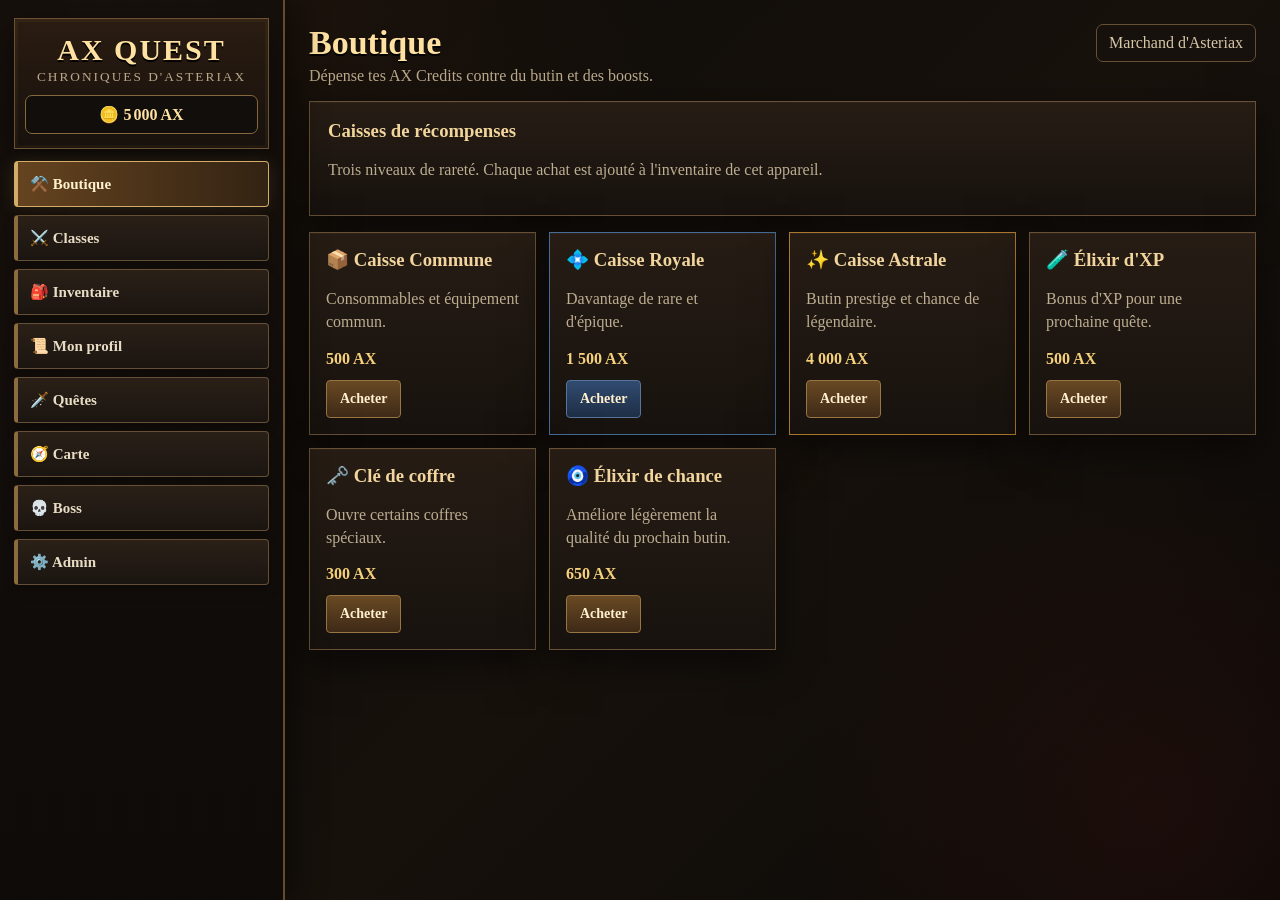
<file: website/ax-quest/index.html>
<!doctype html>
<html lang="fr">
<head>
<meta charset="utf-8">
<meta name="viewport" content="width=device-width,initial-scale=1,viewport-fit=cover">
<meta name="theme-color" content="#15100c">
<meta name="apple-mobile-web-app-capable" content="yes">
<meta name="apple-mobile-web-app-status-bar-style" content="black-translucent">
<title>AX Quest</title>
<style>
:root{--bg:#100d0a;--panel:#1d1711;--panel2:#281d13;--gold:#e1bb70;--gold2:#ffe2a2;--text:#f7edd9;--muted:#b9a88b;--line:#6b5232;--red:#7c2420;--green:#285d45;--blue:#29476c;--shadow:0 14px 35px #0008}*{box-sizing:border-box}html{background:#0b0907}body{margin:0;color:var(--text);font-family:Georgia,"Times New Roman",serif;background:radial-gradient(circle at 20% 0,#53321733,transparent 30%),radial-gradient(circle at 90% 90%,#781e1e22,transparent 25%),linear-gradient(135deg,#0b0907,#17110c 55%,#0b0907);min-height:100vh}.app{display:grid;grid-template-columns:285px 1fr;min-height:100vh}.side{padding:18px 14px;background:linear-gradient(#16100cfa,#0d0a08f5),repeating-linear-gradient(90deg,#2b1d11 0 16px,#22170f 16px 32px);border-right:2px solid #654b2d;box-shadow:10px 0 30px #0007;position:sticky;top:0;height:100vh;overflow:auto}.brand{padding:14px 10px;margin-bottom:12px;text-align:center;border:1px solid var(--line);background:linear-gradient(#2a1c11,#17110d);box-shadow:inset 0 0 0 3px #d9b56d0c,var(--shadow)}.brand h1{margin:0;color:var(--gold2);letter-spacing:2px;font-size:30px;text-shadow:0 2px #000}.brand small{color:var(--muted);letter-spacing:2px;text-transform:uppercase}.credits{margin-top:10px;padding:9px;border:1px solid #85683e;border-radius:7px;background:#120e0b;color:var(--gold2);font-weight:bold}.nav{display:flex;flex-direction:column;gap:8px}.nav button{width:100%;padding:13px 12px;border:1px solid #655036;border-left:4px solid #8c6b3e;border-radius:4px;background:linear-gradient(#2a2017,#1b1511);color:#e9dcc4;text-align:left;font:bold 15px Georgia,serif;cursor:pointer;box-shadow:0 5px 12px #0004}.nav button.active{border-color:#d3ad67;background:linear-gradient(90deg,#65431f,#332313);color:#fff1cd;box-shadow:0 0 18px #d9b56d22}.nav button.danger.active{background:linear-gradient(90deg,#671d19,#28100f);border-color:#bd5147}.content{padding:24px;min-width:0}.page{display:none}.page.active{display:block;animation:fade .18s ease}@keyframes fade{from{opacity:.25;transform:translateY(4px)}to{opacity:1;transform:none}}.top{display:flex;justify-content:space-between;align-items:flex-start;gap:12px;margin-bottom:16px}.top h2{margin:0;color:var(--gold2);font-size:34px;text-shadow:0 2px #000}.top p{margin:5px 0 0;color:var(--muted)}.badge{border:1px solid #665034;background:#17110d;padding:9px 12px;border-radius:7px;color:#d7c6a7;white-space:nowrap}.hero,.card,.bossbox{border:1px solid #675036;background:linear-gradient(#261c14,#17120e);box-shadow:var(--shadow),inset 0 1px #ffffff08}.hero{padding:18px;margin-bottom:16px}.hero h3,.card h3{margin:0 0 8px;color:#f1d59c}.hero p,.card p{color:#bdad91;line-height:1.45}.grid{display:grid;grid-template-columns:repeat(auto-fit,minmax(220px,1fr));gap:13px}.card{padding:16px;min-height:145px}.card.rare{border-color:#456b96}.card.epic{border-color:#79579a}.card.legendary{border-color:#a9782d}.price{color:#f5d17b;font-weight:bold;margin:12px 0}.btn{border:1px solid #987542;border-radius:4px;background:linear-gradient(#694924,#3e2a17);color:#fff1ce;padding:10px 13px;font:bold 14px Georgia,serif;cursor:pointer}.btn.blue{background:linear-gradient(#314b70,#1e2e46);border-color:#59749b}.btn.green{background:linear-gradient(#346a51,#1c3d2e);border-color:#4e8c6d}.btn.red{background:linear-gradient(#7b2520,#431411);border-color:#a64940}.btn:disabled{opacity:.45;cursor:not-allowed}.selected{outline:2px solid #d5ad62}.slots{display:grid;grid-template-columns:repeat(auto-fit,minmax(170px,1fr));gap:10px}.slot,.stat{border:1px solid #5d4932;background:#14100d;padding:13px}.slot strong{color:#ead29c}.tag{display:inline-block;margin-top:6px;padding:3px 7px;border:1px solid #665139;border-radius:20px;color:#c9b99d;font-size:12px}.stats{display:grid;grid-template-columns:repeat(auto-fit,minmax(145px,1fr));gap:10px}.stat b{display:block;margin-top:4px;color:#f4d894;font-size:22px}.progress{height:18px;border:1px solid #5d4930;background:#0d0a08;overflow:hidden;border-radius:3px;box-shadow:inset 0 2px 5px #0008}.bar{height:100%;background:linear-gradient(90deg,#72501e,#d7af5f);transition:.2s}.bar.red{background:linear-gradient(90deg,#5d1715,#bd4137)}.map{min-height:430px;position:relative;overflow:hidden;border:1px solid #6c5537;background:radial-gradient(circle at 22% 28%,#315b3f88,transparent 20%),radial-gradient(circle at 77% 70%,#304c6d77,transparent 22%),radial-gradient(circle at 50% 45%,#6b4a2d77,transparent 25%),linear-gradient(135deg,#263328,#51442d 50%,#26353b);box-shadow:var(--shadow)}.map:before{content:"";position:absolute;inset:0;background:repeating-linear-gradient(28deg,transparent 0 28px,#ffffff09 29px 30px)}.zone{position:absolute;z-index:2;width:82px;height:82px;border-radius:50%;border:1px solid #d0ac68;background:#18120e;color:#f2d89c;font:bold 12px Georgia,serif;box-shadow:0 0 0 4px #0004,0 8px 18px #0007}.zone.locked{filter:grayscale(1);opacity:.5}.z1{left:10%;top:17%}.z2{left:42%;top:38%}.z3{right:10%;top:15%}.z4{right:16%;bottom:10%}.z5{left:15%;bottom:9%}.bossbox{text-align:center;padding:24px;background:radial-gradient(circle at 50% 0,#821d1d55,transparent 45%),#180f0f;border-color:#742e29}.bossicon{font-size:78px}.bossbox h3{font-size:28px;color:#f0b99d;margin:6px 0}.log{margin-top:14px;max-height:150px;overflow:auto;text-align:left;border:1px solid #51362d;background:#0f0b0a;padding:10px;color:#baa696}.admin-note{border-left:4px solid #a67f43}.toast{position:fixed;right:20px;bottom:20px;z-index:30;padding:12px 15px;border:1px solid #987747;background:#17110d;color:#f7e6bf;box-shadow:var(--shadow);opacity:0;transform:translateY(8px);pointer-events:none;transition:.2s}.toast.show{opacity:1;transform:none}
@media(max-width:850px){.app{display:block}.side{position:sticky;top:0;z-index:20;height:auto;padding:8px;border-right:0;border-bottom:2px solid #654b2d}.brand{display:flex;align-items:center;justify-content:space-between;gap:8px;padding:7px 10px;margin-bottom:7px}.brand h1{font-size:20px}.brand small{display:none}.credits{margin:0;padding:6px 8px;font-size:13px}.nav{display:grid;grid-template-columns:repeat(4,1fr);gap:5px}.nav button{padding:8px 4px;font-size:11px;text-align:center;border-left:1px solid #655036;min-height:46px}.content{padding:14px}.top{display:block}.top h2{font-size:28px}.badge{display:inline-block;margin-top:8px}.grid{grid-template-columns:1fr}.map{min-height:380px}.zone{width:72px;height:72px;font-size:11px}.toast{left:14px;right:14px;bottom:14px;text-align:center}}
@media(max-width:420px){.nav{grid-template-columns:repeat(4,1fr)}.nav button{font-size:10px;padding:7px 2px}.content{padding:11px}.card{min-height:0}.top h2{font-size:25px}.map{min-height:350px}.zone{width:66px;height:66px;font-size:10px}}
</style>
</head>
<body>
<div class="app">
<aside class="side">
  <div class="brand"><div><h1>AX QUEST</h1><small>Chroniques d'Asteriax</small></div><div class="credits">🪙 <span id="credits">5 000</span> AX</div></div>
  <nav class="nav">
    <button class="active" data-page="shop">⚒️ Boutique</button>
    <button data-page="classes">⚔️ Classes</button>
    <button data-page="inventory">🎒 Inventaire</button>
    <button data-page="profile">📜 Mon profil</button>
    <button data-page="quests">🗡️ Quêtes</button>
    <button data-page="world">🧭 Carte</button>
    <button class="danger" data-page="boss">💀 Boss</button>
    <button data-page="admin">⚙️ Admin</button>
  </nav>
</aside>
<main class="content">
<section class="page active" id="shop"><div class="top"><div><h2>Boutique</h2><p>Dépense tes AX Credits contre du butin et des boosts.</p></div><span class="badge">Marchand d'Asteriax</span></div><div class="hero"><h3>Caisses de récompenses</h3><p>Trois niveaux de rareté. Chaque achat est ajouté à l'inventaire de cet appareil.</p></div><div class="grid">
<article class="card"><h3>📦 Caisse Commune</h3><p>Consommables et équipement commun.</p><div class="price">500 AX</div><button class="btn buy" data-cost="500" data-loot="Caisse Commune">Acheter</button></article>
<article class="card rare"><h3>💠 Caisse Royale</h3><p>Davantage de rare et d'épique.</p><div class="price">1 500 AX</div><button class="btn blue buy" data-cost="1500" data-loot="Caisse Royale">Acheter</button></article>
<article class="card legendary"><h3>✨ Caisse Astrale</h3><p>Butin prestige et chance de légendaire.</p><div class="price">4 000 AX</div><button class="btn buy" data-cost="4000" data-loot="Caisse Astrale">Acheter</button></article>
<article class="card"><h3>🧪 Élixir d'XP</h3><p>Bonus d'XP pour une prochaine quête.</p><div class="price">500 AX</div><button class="btn buy" data-cost="500" data-loot="Élixir d'XP">Acheter</button></article>
<article class="card"><h3>🗝️ Clé de coffre</h3><p>Ouvre certains coffres spéciaux.</p><div class="price">300 AX</div><button class="btn buy" data-cost="300" data-loot="Clé de coffre">Acheter</button></article>
<article class="card"><h3>🧿 Élixir de chance</h3><p>Améliore légèrement la qualité du prochain butin.</p><div class="price">650 AX</div><button class="btn buy" data-cost="650" data-loot="Élixir de chance">Acheter</button></article>
</div></section>
<section class="page" id="classes"><div class="top"><div><h2>Classes</h2><p>Choisis le rôle de ton héros.</p></div><span class="badge">Classe : <b id="classBadge">Aucune</b></span></div><div class="grid" id="classGrid">
<article class="card classCard" data-class="Chevalier"><h3>🛡️ Chevalier</h3><p>Défense et endurance.</p><button class="btn choose">Choisir</button></article>
<article class="card classCard" data-class="Rôdeur"><h3>🏹 Rôdeur</h3><p>Précision et exploration.</p><button class="btn green choose">Choisir</button></article>
<article class="card classCard" data-class="Arcaniste"><h3>🔮 Arcaniste</h3><p>Magie et effets spéciaux.</p><button class="btn blue choose">Choisir</button></article>
<article class="card classCard" data-class="Berserker"><h3>🪓 Berserker</h3><p>Dégâts massifs.</p><button class="btn red choose">Choisir</button></article>
</div></section>
<section class="page" id="inventory"><div class="top"><div><h2>Inventaire</h2><p>Ton butin et tes objets achetés.</p></div></div><div class="slots" id="inventoryList"></div></section>
<section class="page" id="profile"><div class="top"><div><h2>Mon profil</h2><p>Progression générale du héros.</p></div><span class="badge" id="profileClass">Sans classe</span></div><div class="hero"><h3>Héros d'Asteriax</h3><p>Niveau <b id="levelText">1</b></p><div class="progress"><div class="bar" id="xpBar" style="width:15%"></div></div></div><div class="stats"><div class="stat">Niveau<b id="levelStat">1</b></div><div class="stat">XP<b id="xpStat">150</b></div><div class="stat">Quêtes<b id="questStat">0</b></div><div class="stat">Dégâts boss<b id="bossStat">0</b></div></div></section>
<section class="page" id="quests"><div class="top"><div><h2>Quêtes</h2><p>Accomplis des contrats et gagne des récompenses.</p></div><span class="badge">Tableau des contrats</span></div><div class="grid">
<article class="card"><h3>🐺 La meute des bois</h3><p>Sécuriser le sentier du Nord.</p><div class="price">+250 XP · +300 AX</div><button class="btn quest" data-id="q1" data-xp="250" data-ax="300">Terminer</button></article>
<article class="card"><h3>🏚️ Les ruines oubliées</h3><p>Récupérer un artefact ancien.</p><div class="price">+400 XP · +450 AX</div><button class="btn quest" data-id="q2" data-xp="400" data-ax="450">Terminer</button></article>
<article class="card"><h3>🐉 Ombre sur les montagnes</h3><p>Repérer la créature des pics.</p><div class="price">+650 XP · +700 AX</div><button class="btn red quest" data-id="q3" data-xp="650" data-ax="700">Terminer</button></article>
</div></section>
<section class="page" id="world"><div class="top"><div><h2>Carte du monde</h2><p>Explore les royaumes d'Asteriax.</p></div><span class="badge">Royaume d'Asteriax</span></div><div class="map"><button class="zone z1" data-zone="Bois de l'Aube">Bois de<br>l'Aube</button><button class="zone z2" data-zone="Citadelle d'AX">Citadelle<br>d'AX</button><button class="zone z3 locked" data-zone="Pics d'Obsidienne">Pics<br>d'Obsidienne 🔒</button><button class="zone z4 locked" data-zone="Marais Sombre">Marais<br>Sombre 🔒</button><button class="zone z5" data-zone="Port des Brumes">Port des<br>Brumes</button></div><div class="hero" style="margin-top:14px"><h3 id="zoneTitle">Sélectionne une zone</h3><p id="zoneText">Touche un lieu pour afficher son statut.</p></div></section>
<section class="page" id="boss"><div class="top"><div><h2>Boss communautaire</h2><p>Prototype de combat contre la menace commune.</p></div><span class="badge">Événement</span></div><div class="bossbox"><div class="bossicon">☠️</div><h3>Varkhûn, Fléau des Royaumes</h3><p>PV du boss</p><div class="progress"><div class="bar red" id="bossBar" style="width:100%"></div></div><p><b id="bossHp">100 000</b> / 100 000 PV</p><button class="btn red" id="attackBoss">Attaquer</button><div class="log" id="bossLog">Le boss attend les héros...</div></div></section>
<section class="page" id="admin"><div class="top"><div><h2>Administration</h2><p>Outils de test et de réinitialisation.</p></div><span class="badge">Local à cet appareil</span></div><div class="hero admin-note"><h3>⚙️ Zone administrateur</h3><p>Dans cette première version web, les données sont stockées uniquement dans le navigateur du téléphone. Ces commandes ne modifient donc que cet appareil.</p></div><div class="grid">
<article class="card"><h3>🪙 AX Credits</h3><p>Ajouter des crédits pour les tests.</p><button class="btn addAx" data-v="1000">+1 000 AX</button> <button class="btn addAx" data-v="10000">+10 000 AX</button></article>
<article class="card"><h3>🎒 Inventaire</h3><p>Supprimer tous les objets.</p><button class="btn red" id="resetInventory">Réinitialiser</button></article>
<article class="card"><h3>📜 Profil</h3><p>Réinitialiser classe, niveau, XP et quêtes.</p><button class="btn red" id="resetProfile">Réinitialiser</button></article>
<article class="card"><h3>💀 Boss</h3><p>Remettre le boss à 100 000 PV.</p><button class="btn red" id="resetBoss">Réinitialiser</button></article>
<article class="card legendary"><h3>🔥 Reset total</h3><p>Remettre AX Quest à zéro sur cet appareil.</p><button class="btn red" id="resetAll">Réinitialiser AX Quest</button></article>
</div></section>
</main></div><div class="toast" id="toast"></div>
<script>
const D={credits:5000,inventory:[],heroClass:"",xp:150,level:1,quests:0,bossDamage:0,bossHp:100000,done:[]};let S={...D,...JSON.parse(localStorage.getItem("axquest_web")||"{}")};const $=s=>document.querySelector(s),$$=s=>[...document.querySelectorAll(s)];function save(){localStorage.setItem("axquest_web",JSON.stringify(S));render()}function toast(m){const t=$("#toast");t.textContent=m;t.classList.add("show");setTimeout(()=>t.classList.remove("show"),1600)}$$('.nav button').forEach(b=>b.onclick=()=>{$$('.nav button').forEach(x=>x.classList.remove('active'));b.classList.add('active');$$('.page').forEach(p=>p.classList.toggle('active',p.id===b.dataset.page));scrollTo({top:0,behavior:'smooth'})});$$('.buy').forEach(b=>b.onclick=()=>{let c=+b.dataset.cost;if(S.credits<c)return toast("Pas assez d'AX Credits");S.credits-=c;S.inventory.push(b.dataset.loot);save();toast("Achat ajouté à l'inventaire")});$$('.choose').forEach(b=>b.onclick=()=>{S.heroClass=b.closest('.classCard').dataset.class;save();toast("Classe choisie : "+S.heroClass)});$$('.quest').forEach(b=>b.onclick=()=>{if(S.done.includes(b.dataset.id))return;S.xp+=+b.dataset.xp;S.credits+=+b.dataset.ax;S.quests++;S.done.push(b.dataset.id);while(S.xp>=S.level*1000){S.xp-=S.level*1000;S.level++}save();toast("Récompenses obtenues")});$$('.zone').forEach(z=>z.onclick=()=>{$('#zoneTitle').textContent=z.dataset.zone;$('#zoneText').textContent=z.classList.contains('locked')?"Zone verrouillée. Elle sera débloquée par la progression.":"Zone accessible. Quêtes, ressources et ennemis pourront être liés à ce lieu."});$('#attackBoss').onclick=()=>{if(S.bossHp<=0)return toast("Boss déjà vaincu");let d=Math.floor(Math.random()*700)+300;S.bossHp=Math.max(0,S.bossHp-d);S.bossDamage+=d;$('#bossLog').innerHTML=`Tu infliges <b>${d}</b> dégâts.<br>`+$('#bossLog').innerHTML;save()};$$('.addAx').forEach(b=>b.onclick=()=>{S.credits+=+b.dataset.v;save();toast("AX Credits ajoutés")});$('#resetInventory').onclick=()=>{S.inventory=[];save();toast("Inventaire réinitialisé")};$('#resetProfile').onclick=()=>{S.heroClass="";S.xp=150;S.level=1;S.quests=0;S.done=[];save();toast("Profil réinitialisé")};$('#resetBoss').onclick=()=>{S.bossHp=100000;S.bossDamage=0;$('#bossLog').textContent="Le boss attend les héros...";save();toast("Boss réinitialisé")};$('#resetAll').onclick=()=>{if(!confirm("Réinitialiser totalement AX Quest sur cet appareil ?"))return;S={...D,inventory:[],done:[]};localStorage.removeItem("axquest_web");$('#bossLog').textContent="Le boss attend les héros...";save();toast("AX Quest réinitialisé")};function render(){$('#credits').textContent=S.credits.toLocaleString('fr-FR');$('#classBadge').textContent=S.heroClass||'Aucune';$('#profileClass').textContent=S.heroClass||'Sans classe';$('#levelText').textContent=S.level;$('#levelStat').textContent=S.level;$('#xpStat').textContent=S.xp;$('#questStat').textContent=S.quests;$('#bossStat').textContent=S.bossDamage.toLocaleString('fr-FR');$('#xpBar').style.width=Math.min(100,S.xp/(S.level*1000)*100)+'%';$$('.classCard').forEach(c=>c.classList.toggle('selected',c.dataset.class===S.heroClass));const inv=$('#inventoryList');inv.innerHTML='';if(!S.inventory.length)inv.innerHTML='<div class="hero"><h3>Inventaire vide</h3><p>Achète un objet dans la Boutique pour commencer.</p></div>';else{let C={};S.inventory.forEach(i=>C[i]=(C[i]||0)+1);Object.entries(C).forEach(([n,q])=>{let d=document.createElement('div');d.className='slot';d.innerHTML=`<strong>${n}</strong><p>Quantité : ${q}</p><span class="tag">Objet AX Quest</span>`;inv.appendChild(d)})}$$('.quest').forEach(b=>{let done=S.done.includes(b.dataset.id);b.disabled=done;b.textContent=done?'Terminée':'Terminer'});$('#bossHp').textContent=S.bossHp.toLocaleString('fr-FR');$('#bossBar').style.width=S.bossHp/1000+'%'}render();
</script>
</body></html>
</file>
